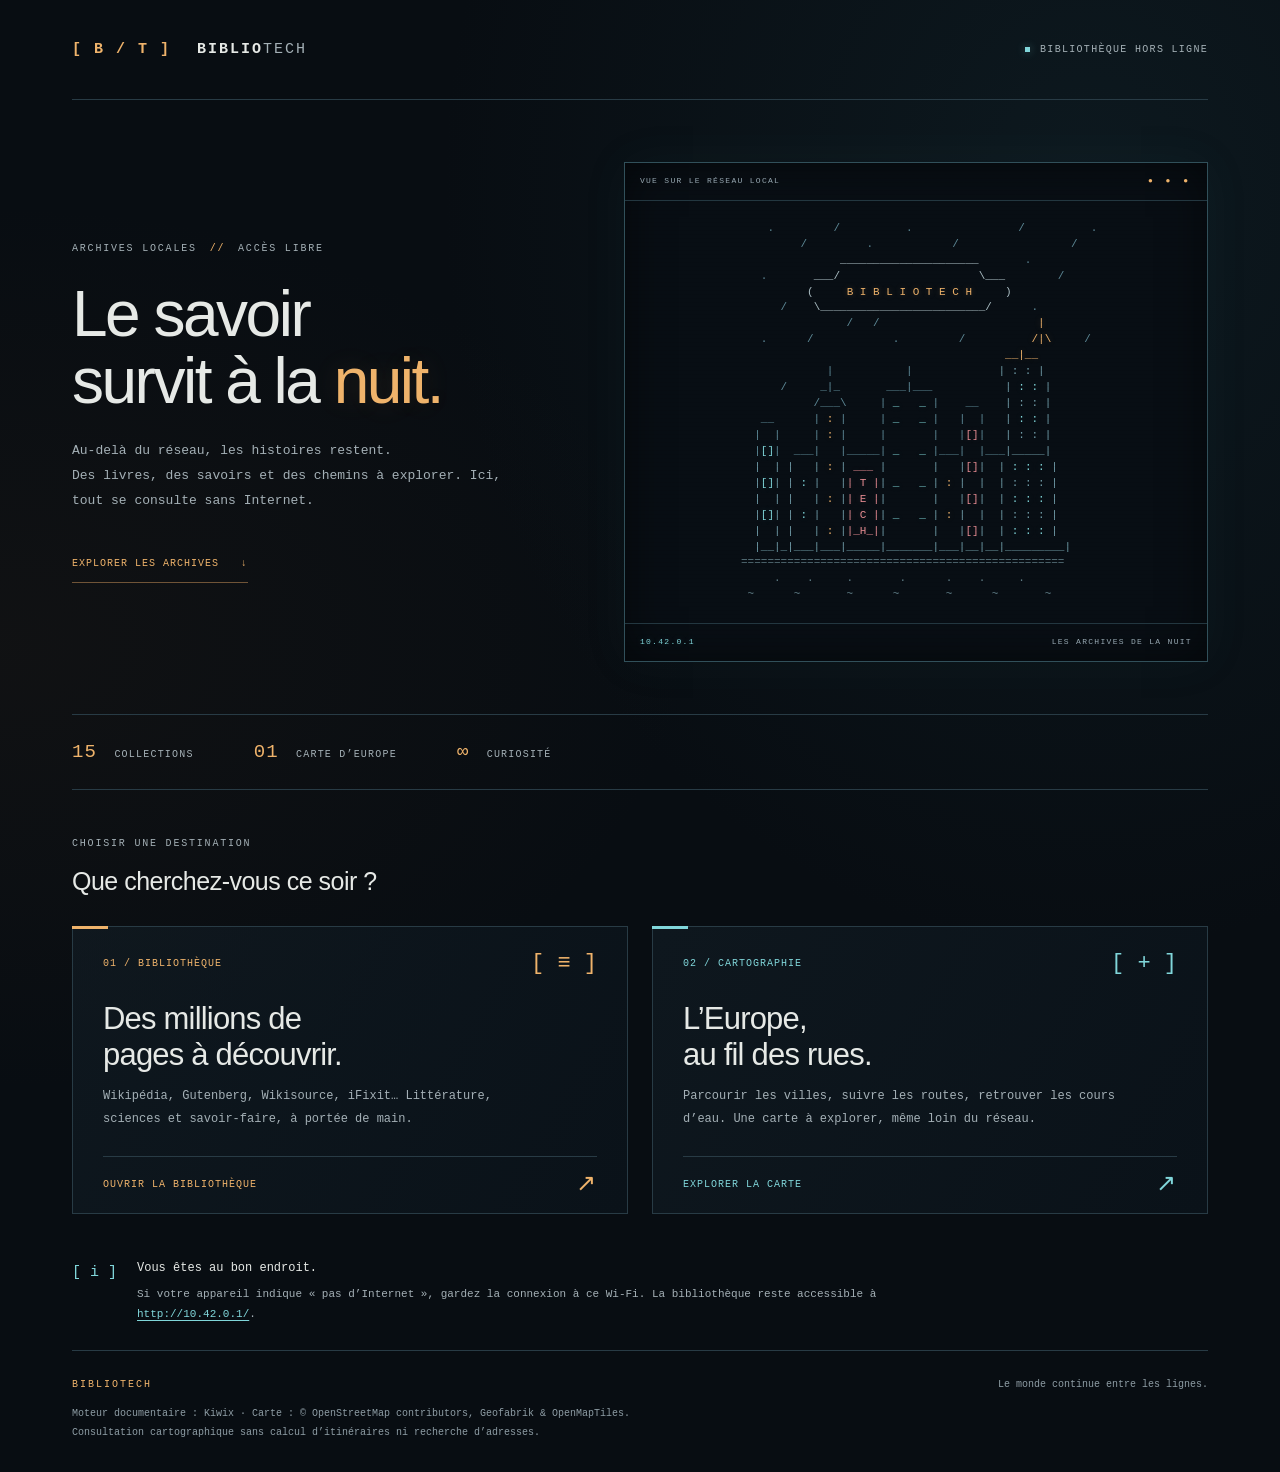
<file: web/index.html>
<!doctype html>
<html lang="fr">
<head>
  <meta charset="utf-8">
  <meta name="viewport" content="width=device-width, initial-scale=1">
  <meta name="theme-color" content="#080d12">
  <meta name="description" content="Une bibliothèque et une carte de l’Europe accessibles sur votre réseau Wi-Fi, sans Internet.">
  <title>BiblioTech — Les archives de la nuit</title>
  <link rel="stylesheet" href="style.css">
</head>
<body class="archive-page">
  <a class="skip-link" href="#collections">Aller aux collections</a>
  <div class="page-shell">
    <header class="site-header">
      <a class="wordmark" href="./" aria-label="BiblioTech, accueil"><span class="brand-symbol" aria-hidden="true">[ B / T ]</span> BIBLIO<span class="brand-tech">TECH</span></a>
      <span class="network-label"><span aria-hidden="true" class="status-light"></span>BIBLIOTHÈQUE HORS LIGNE</span>
    </header>

    <main>
      <section class="hero" aria-labelledby="hero-title">
        <div class="hero-copy">
          <p class="eyebrow">ARCHIVES LOCALES <span aria-hidden="true">//</span> ACCÈS LIBRE</p>
          <h1 id="hero-title">Le savoir<br>survit à la <em>nuit.</em></h1>
          <p class="intro">Au-delà du réseau, les histoires restent.<br>Des livres, des savoirs et des chemins à explorer. Ici, tout se consulte sans Internet.</p>
          <a class="hero-link" href="#collections">EXPLORER LES ARCHIVES <span aria-hidden="true">↓</span></a>
        </div>

        <figure class="city-banner" aria-label="Bannière en art ASCII : une ville nocturne rétrofuturiste, ses tours et enseignes lumineuses sous la pluie, survolée par un dirigeable BiblioTech.">
          <div class="terminal-top" aria-hidden="true"><span>VUE SUR LE RÉSEAU LOCAL</span><span class="terminal-dots">● ● ●</span></div>
          <pre class="city-art" aria-hidden="true">
     .         /          .                /          .
          /         .            /                 /
                <span class="airship">_____________________</span>       .
    .       <span class="airship">___/                     \___</span>        /
           <span class="airship">(     <span class="neon-amber">B I B L I O T E C H</span>     )</span>
       /    <span class="airship">\_________________________/</span>      .
                 /   /                        <span class="neon-amber">|</span>
    .      /            .         /          <span class="neon-amber">/|\</span>     /
                                         <span class="neon-amber">__|__</span>
              |           |             <span class="tower">| : : |</span>
       /     _|_       ___|___           <span class="tower">| <span class="neon-cyan">: :</span> |</span>
            /___\     | <span class="neon-cyan">_   _</span> |    __    <span class="tower">| : : |</span>
    __      | <span class="neon-amber">:</span> |     | <span class="neon-cyan">_   _</span> |   |  |   <span class="tower">| <span class="neon-cyan">: :</span> |</span>
   |  |     | <span class="neon-amber">:</span> |     |       |   |<span class="neon-red">[]</span>|   <span class="tower">| : : |</span>
   |<span class="neon-cyan">[]</span>|  ___|   |_____| <span class="neon-cyan">_   _</span> |___|  |___<span class="tower">|_____|
   |  | |   | <span class="neon-amber">:</span> | <span class="neon-red">___</span> |       |   |<span class="neon-red">[]</span>|  | <span class="neon-cyan">: : :</span> |
   |<span class="neon-cyan">[]</span>| | <span class="neon-cyan">:</span> |   |<span class="neon-red">| T |</span>| <span class="neon-cyan">_   _</span> | <span class="neon-amber">:</span> |  |  | : : : |
   |  | |   | <span class="neon-amber">:</span> |<span class="neon-red">| E |</span>|       |   |<span class="neon-red">[]</span>|  | <span class="neon-cyan">: : :</span> |
   |<span class="neon-cyan">[]</span>| | <span class="neon-cyan">:</span> |   |<span class="neon-red">| C |</span>| <span class="neon-cyan">_   _</span> | <span class="neon-amber">:</span> |  |  | : : : |
   |  | |   | <span class="neon-amber">:</span> |<span class="neon-red">|_H_|</span>|       |   |<span class="neon-red">[]</span>|  | <span class="neon-cyan">: : :</span> |
   |__|_|___|___|_____|_______|___|__|__|_________|
 <span class="street">=================================================
      .    .     .       .      .    .     .
  ~      ~       ~      ~       ~      ~       ~</span></span></pre>
          <figcaption><span class="neon-cyan">10.42.0.1</span><span>LES ARCHIVES DE LA NUIT</span></figcaption>
        </figure>
      </section>

      <div class="archive-stats" aria-label="Contenus disponibles">
        <span><strong>15</strong> COLLECTIONS</span>
        <span><strong>01</strong> CARTE D’EUROPE</span>
        <span><strong>∞</strong> CURIOSITÉ</span>
      </div>

      <section class="collections" id="collections" aria-labelledby="collections-title">
        <div class="section-heading"><p class="eyebrow">CHOISIR UNE DESTINATION</p><h2 id="collections-title">Que cherchez-vous ce soir ?</h2></div>
        <div class="cards">
          <a class="card card-library" href="/bibliotheque/">
            <div class="card-top"><span class="card-code">01 / BIBLIOTHÈQUE</span><span class="card-icon" aria-hidden="true">[ ≡ ]</span></div>
            <h3>Des millions de<br>pages à découvrir.</h3>
            <p>Wikipédia, Gutenberg, Wikisource, iFixit… Littérature, sciences et savoir-faire, à portée de main.</p>
            <div class="card-bottom"><span>OUVRIR LA BIBLIOTHÈQUE</span><span class="card-arrow" aria-hidden="true">↗</span></div>
          </a>
          <a class="card card-map" href="/map/">
            <div class="card-top"><span class="card-code">02 / CARTOGRAPHIE</span><span class="card-icon" aria-hidden="true">[ + ]</span></div>
            <h3>L’Europe,<br>au fil des rues.</h3>
            <p>Parcourir les villes, suivre les routes, retrouver les cours d’eau. Une carte à explorer, même loin du réseau.</p>
            <div class="card-bottom"><span>EXPLORER LA CARTE</span><span class="card-arrow" aria-hidden="true">↗</span></div>
          </a>
        </div>
      </section>

      <aside class="connection-note" aria-labelledby="connection-title">
        <span class="note-symbol" aria-hidden="true">[ i ]</span>
        <div><h2 id="connection-title">Vous êtes au bon endroit.</h2><p>Si votre appareil indique « pas d’Internet », gardez la connexion à ce Wi-Fi. La bibliothèque reste accessible à <a href="http://10.42.0.1/">http://10.42.0.1/</a>.</p></div>
      </aside>
    </main>

    <footer class="site-footer">
      <div><span class="footer-brand">BIBLIOTECH</span><span>Le monde continue entre les lignes.</span></div>
      <p>Moteur documentaire : Kiwix · Carte : © OpenStreetMap contributors, Geofabrik &amp; OpenMapTiles.<br>Consultation cartographique sans calcul d’itinéraires ni recherche d’adresses.</p>
    </footer>
  </div>
</body>
</html>
</file>
<file: web/style.css>
/*
 * BiblioTech — terminal nocturne, science-fiction analogique des années 1980.
 * Tout est local : polices système, illustration ASCII et effets CSS statiques.
 * Les textures restent dans la bannière pour préserver la lisibilité du contenu.
 */
:root {
  color-scheme: dark;
  --night: #080d12;
  --panel: #0d161e;
  --ink: #e6e9e6;
  --muted: #a4b0b6;
  --amber: #efb36b;
  --cyan: #80d6da;
  --red: #e78c93;
  --line: #283b45;
  --mono: "SFMono-Regular", Consolas, "Liberation Mono", monospace;
}

* { box-sizing: border-box; }
html { scroll-behavior: smooth; }
body { margin: 0; background: var(--night); color: var(--ink); font-family: var(--mono); line-height: 1.6; }
body.archive-page { background: radial-gradient(ellipse at 85% 13%, #16303955, transparent 42%), radial-gradient(ellipse at 0 44%, #442d1a24, transparent 38%), var(--night); }
a { color: inherit; }
a:focus-visible, button:focus-visible { outline: 2px solid var(--amber); outline-offset: 6px; }
::selection { background: var(--amber); color: var(--night); }
.page-shell { max-width: 1220px; margin: auto; padding: 0 42px; }
.skip-link { position: absolute; top: -100px; left: 20px; z-index: 10; padding: 12px; background: var(--amber); color: var(--night); }
.skip-link:focus { top: 12px; }

/* Identification et repères : les points lumineux sont décoratifs, sans sondage réseau. */
.site-header { display: flex; justify-content: space-between; align-items: center; gap: 20px; min-height: 100px; border-bottom: 1px solid var(--line); }
.wordmark { text-decoration: none; font-size: 15px; letter-spacing: 2px; font-weight: 700; white-space: nowrap; }
.brand-symbol { color: var(--amber); margin-right: 15px; }
.brand-tech { color: var(--muted); font-weight: 400; }
.network-label { display: flex; align-items: center; gap: 10px; color: var(--muted); font-size: 10px; letter-spacing: 1.3px; }
.status-light { width: 5px; height: 5px; background: var(--cyan); box-shadow: 0 0 9px #80d6da66; }

/* Le texte reste du HTML accessible ; l'ASCII est une illustration accompagnée d'un libellé. */
.hero { display: grid; grid-template-columns: 1fr 1.15fr; align-items: center; gap: 44px; padding: 62px 0 52px; }
.eyebrow { margin: 0; font-size: 10px; letter-spacing: 1.8px; color: var(--muted); font-weight: 400; }
.eyebrow span { color: var(--amber); margin: 0 5px; }
.hero h1 { margin: 24px 0; font-family: "Arial Narrow", "Helvetica Neue", Arial, sans-serif; font-size: clamp(44px, 5vw, 67px); font-weight: 500; line-height: 1.05; letter-spacing: -2.5px; }
.hero h1 em { color: var(--amber); font-style: normal; text-shadow: 0 0 28px #efb36b24; }
.intro { max-width: 430px; color: var(--muted); font-size: 13px; line-height: 1.9; }
.hero-link { display: inline-flex; gap: 22px; align-items: center; margin-top: 20px; padding: 10px 0; color: var(--amber); font-size: 10px; letter-spacing: 1px; text-decoration: none; border-bottom: 1px solid #705437; }
.hero-link:hover { color: #ffd8a8; border-color: var(--amber); }

.city-banner { position: relative; min-width: 0; margin: 0; border: 1px solid #31505a; background: #080e14; box-shadow: 0 0 45px #407c8010, inset 0 0 45px #0008; }
.city-banner::after { content: ""; pointer-events: none; position: absolute; inset: 0; background: repeating-linear-gradient(transparent 0 3px, #0003 3px 4px); opacity: .35; }
.terminal-top, .city-banner figcaption { display: flex; justify-content: space-between; gap: 12px; padding: 12px 15px; font-size: 8px; letter-spacing: 1.3px; color: #9aabb5; }
.terminal-top { border-bottom: 1px solid #233740; }
.terminal-dots { color: var(--amber); letter-spacing: 4px; }
.city-banner figcaption { border-top: 1px solid #233740; }
.city-art { width: fit-content; margin: 20px auto; padding: 0 9px; color: #5f8b99; font-family: var(--mono); font-size: clamp(7px, 1vw, 11px); line-height: 1.45; letter-spacing: 0; white-space: pre; }
.airship { color: #aec1c7; }
.tower { color: #719da9; }
.neon-amber { color: var(--amber); text-shadow: 0 0 6px #efb36b40; }
.neon-cyan { color: var(--cyan); text-shadow: 0 0 6px #80d6da40; }
.neon-red { color: var(--red); text-shadow: 0 0 6px #e78c9333; }
.street { color: #5f7c85; }
.archive-stats { display: flex; flex-wrap: wrap; gap: 26px 60px; padding: 22px 0; border-block: 1px solid var(--line); color: var(--muted); font-size: 10px; letter-spacing: 1.2px; }
.archive-stats strong { margin-right: 10px; color: var(--amber); font-size: 19px; font-weight: 400; }

/* Liens de navigation de grande taille, utilisables au clavier comme au toucher. */
.collections { padding-top: 46px; scroll-margin-top: 24px; }
.section-heading h2 { margin: 9px 0 25px; font-family: "Helvetica Neue", Arial, sans-serif; font-size: 25px; letter-spacing: -.5px; font-weight: 400; }
.cards { display: grid; grid-template-columns: 1fr 1fr; gap: 24px; }
.card { --accent: var(--amber); position: relative; display: flex; flex-direction: column; padding: 26px 30px 0; border: 1px solid var(--line); background: linear-gradient(120deg, #14212a80, #0a1219); text-decoration: none; transition: border-color .15s, background-color .15s; }
.card-map { --accent: var(--cyan); }
.card::before { content: ""; position: absolute; height: 3px; width: 36px; top: -1px; left: -1px; background: var(--accent); }
.card:hover { border-color: var(--accent); background-color: #162631; }
.card-top { display: flex; justify-content: space-between; align-items: center; gap: 15px; }
.card-code { color: var(--accent); font-size: 10px; letter-spacing: 1px; }
.card-icon { color: var(--accent); font-size: 22px; line-height: 1; }
.card h3 { margin: 26px 0 12px; font-family: "Helvetica Neue", Arial, sans-serif; font-weight: 400; font-size: 31px; line-height: 1.15; letter-spacing: -.8px; }
.card p { flex-grow: 1; margin: 0 0 26px; color: var(--muted); font-size: 12px; line-height: 1.9; max-width: 440px; }
.card-bottom { display: flex; align-items: center; justify-content: space-between; gap: 10px; padding: 16px 0; border-top: 1px solid var(--line); color: var(--accent); font-size: 10px; letter-spacing: 1px; }
.card-arrow { font-size: 24px; line-height: 1; }
.connection-note { display: flex; gap: 20px; padding: 25px 0; margin-top: 20px; }
.note-symbol { color: var(--cyan); white-space: nowrap; font-size: 15px; padding-top: 2px; }
.connection-note h2 { font-size: 12px; font-weight: 500; margin: 0 0 5px; }
.connection-note p { margin: 0; max-width: 850px; color: var(--muted); font-size: 11px; line-height: 1.9; }
.connection-note a { color: var(--cyan); text-underline-offset: 3px; white-space: nowrap; }
.site-footer { border-top: 1px solid var(--line); padding: 24px 0 30px; color: #8e9da5; font-size: 10px; line-height: 1.9; }
.site-footer > div { display: flex; justify-content: space-between; gap: 20px; flex-wrap: wrap; }
.footer-brand { color: var(--amber); letter-spacing: 2px; }
.site-footer p { margin-bottom: 0; }

/* La même identité encadre la carte, dont le fond reste clair pour la lisibilité. */
.map-page { overflow: hidden; }
.map-header { height: 64px; display: flex; gap: 24px; align-items: center; padding: 10px 20px; border-bottom: 1px solid var(--line); background: var(--night); }
.map-header a { flex-shrink: 0; color: var(--amber); text-decoration: none; font-size: 12px; }
.map-header h1 { min-width: 0; font-family: var(--mono); font-size: 12px; font-weight: 400; letter-spacing: 1px; line-height: 1.3; margin: 0; }
.map-header button { flex-shrink: 0; margin-left: auto; min-height: 40px; border: 1px solid #45616a; background: #102029; padding: 8px 12px; color: var(--cyan); cursor: pointer; font: 11px var(--mono); }
.map-header button:hover { border-color: var(--cyan); }
#map { position: absolute; inset: 64px 0 0; color-scheme: light; color: #233b39; }
#status { position: absolute; z-index: 2; top: 80px; left: 12px; max-width: min(390px, 75vw); background: #102029; color: var(--ink); border: 1px solid #45616a; padding: 12px 15px; box-shadow: 0 3px 15px #0003; font-size: 12px; }
#status[hidden] { display: none; }

/* Aucun clignotement ni animation continue : coût réduit et confort de lecture. */
@media (max-width: 900px) {
  .page-shell { padding: 0 28px; }
  .hero { gap: 26px; }
  .hero h1 { font-size: 48px; }
  .city-art { font-size: clamp(6px, 1vw, 9px); padding-inline: 5px; }
  .terminal-top, .city-banner figcaption { font-size: 7px; letter-spacing: .5px; padding-inline: 10px; }
  .archive-stats { gap: 18px 30px; }
}
@media (max-width: 700px) {
  .page-shell { padding: 0 22px; }
  .site-header { min-height: 84px; flex-wrap: wrap; align-content: center; gap: 9px; padding: 16px 0; }
  .wordmark { font-size: 13px; }
  .network-label { font-size: 8px; }
  .hero { grid-template-columns: 1fr; padding: 36px 0; gap: 30px; }
  .hero h1 { font-size: clamp(42px, 9vw, 60px); }
  .hero-copy .intro { max-width: 100%; }
  .hero-link { margin-top: 12px; }
  .city-art { font-size: clamp(7px, 1.75vw, 11px); padding-inline: 4px; }
  .terminal-top, .city-banner figcaption { font-size: 8px; }
  .archive-stats { justify-content: space-between; gap: 8px; font-size: 8px; letter-spacing: .4px; }
  .archive-stats strong { font-size: 16px; margin-right: 5px; }
  .cards { grid-template-columns: 1fr; gap: 18px; }
  .collections { padding-top: 32px; }
  .card { padding: 24px 24px 0; }
  .card h3 { font-size: 29px; }
  .connection-note { gap: 13px; }
  .site-footer > div { gap: 5px; flex-direction: column; }
  .map-header { gap: 12px; padding-inline: 12px; }
  .map-header h1 { font-size: 10px; letter-spacing: 0; }
  .map-header button { font-size: 10px; padding-inline: 8px; }
}
@media (prefers-reduced-motion: reduce) {
  html { scroll-behavior: auto; }
  .card { transition: none; }
}
</file>
